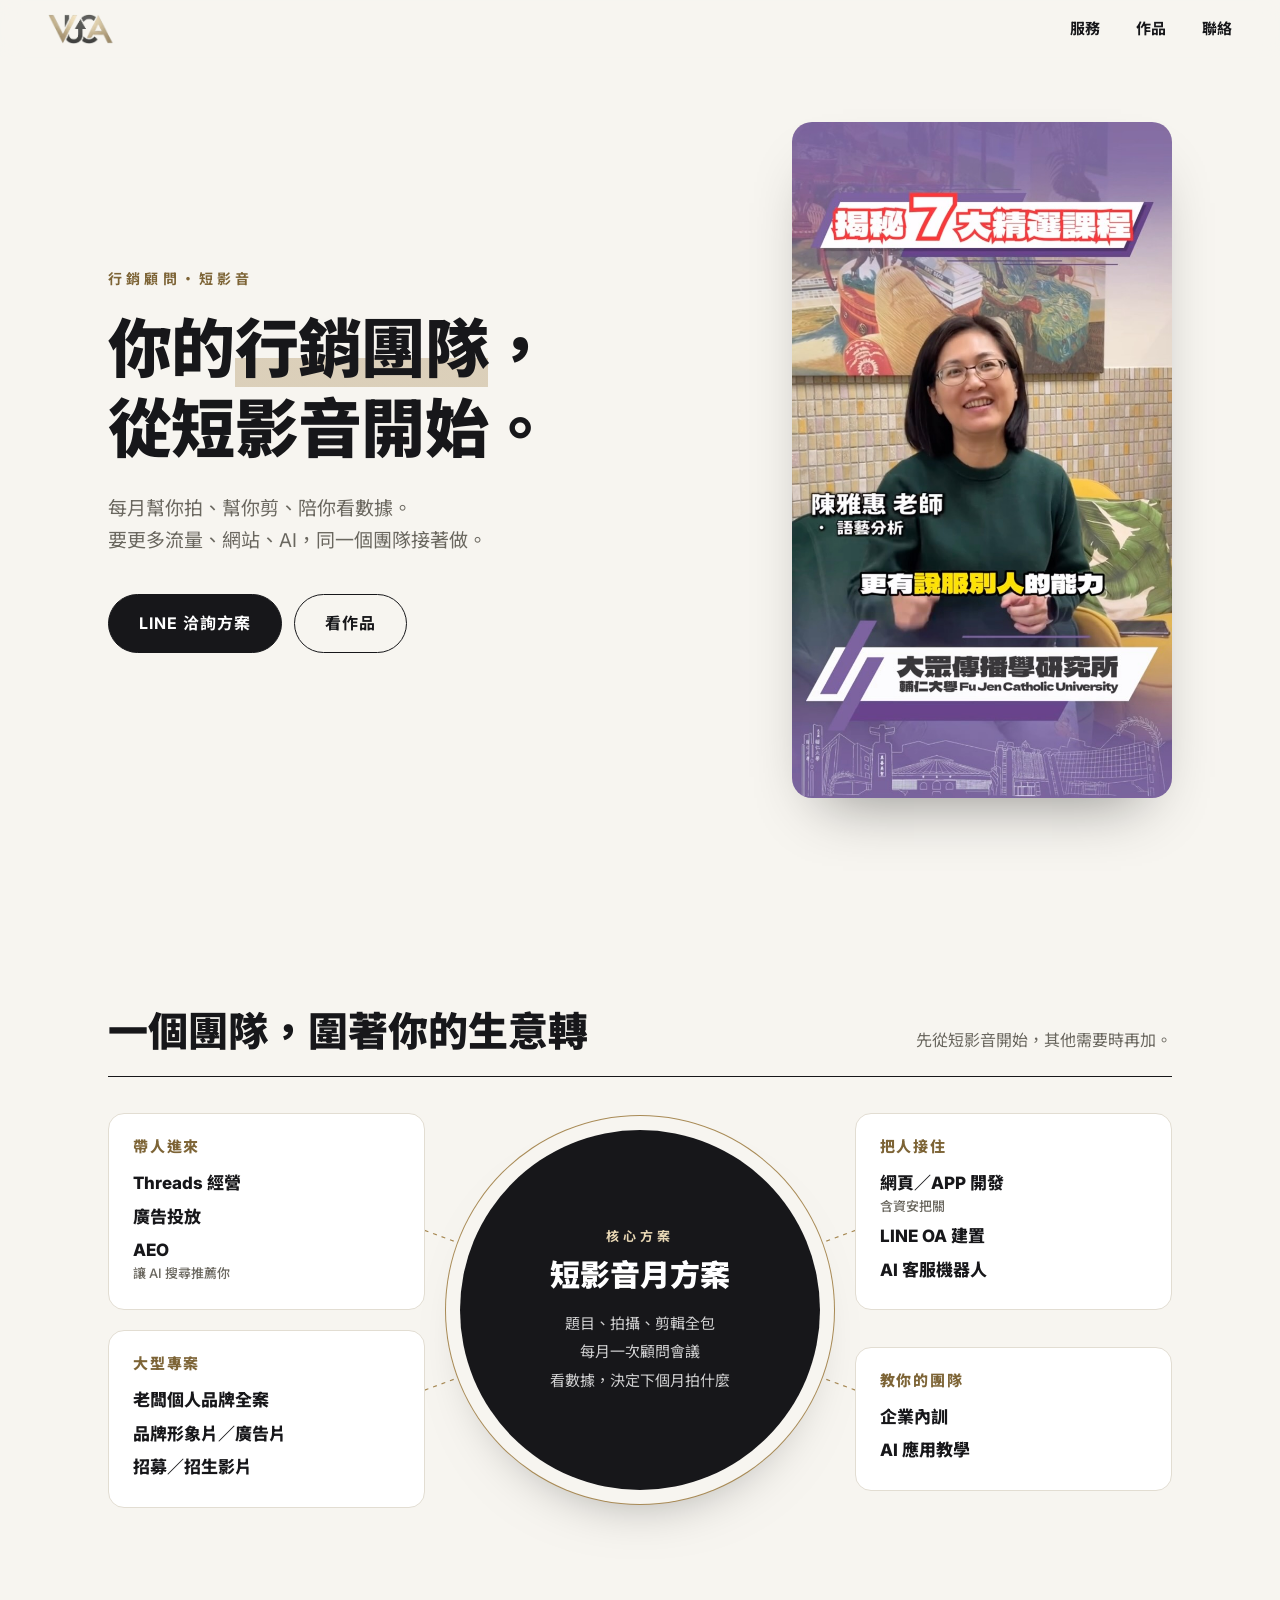
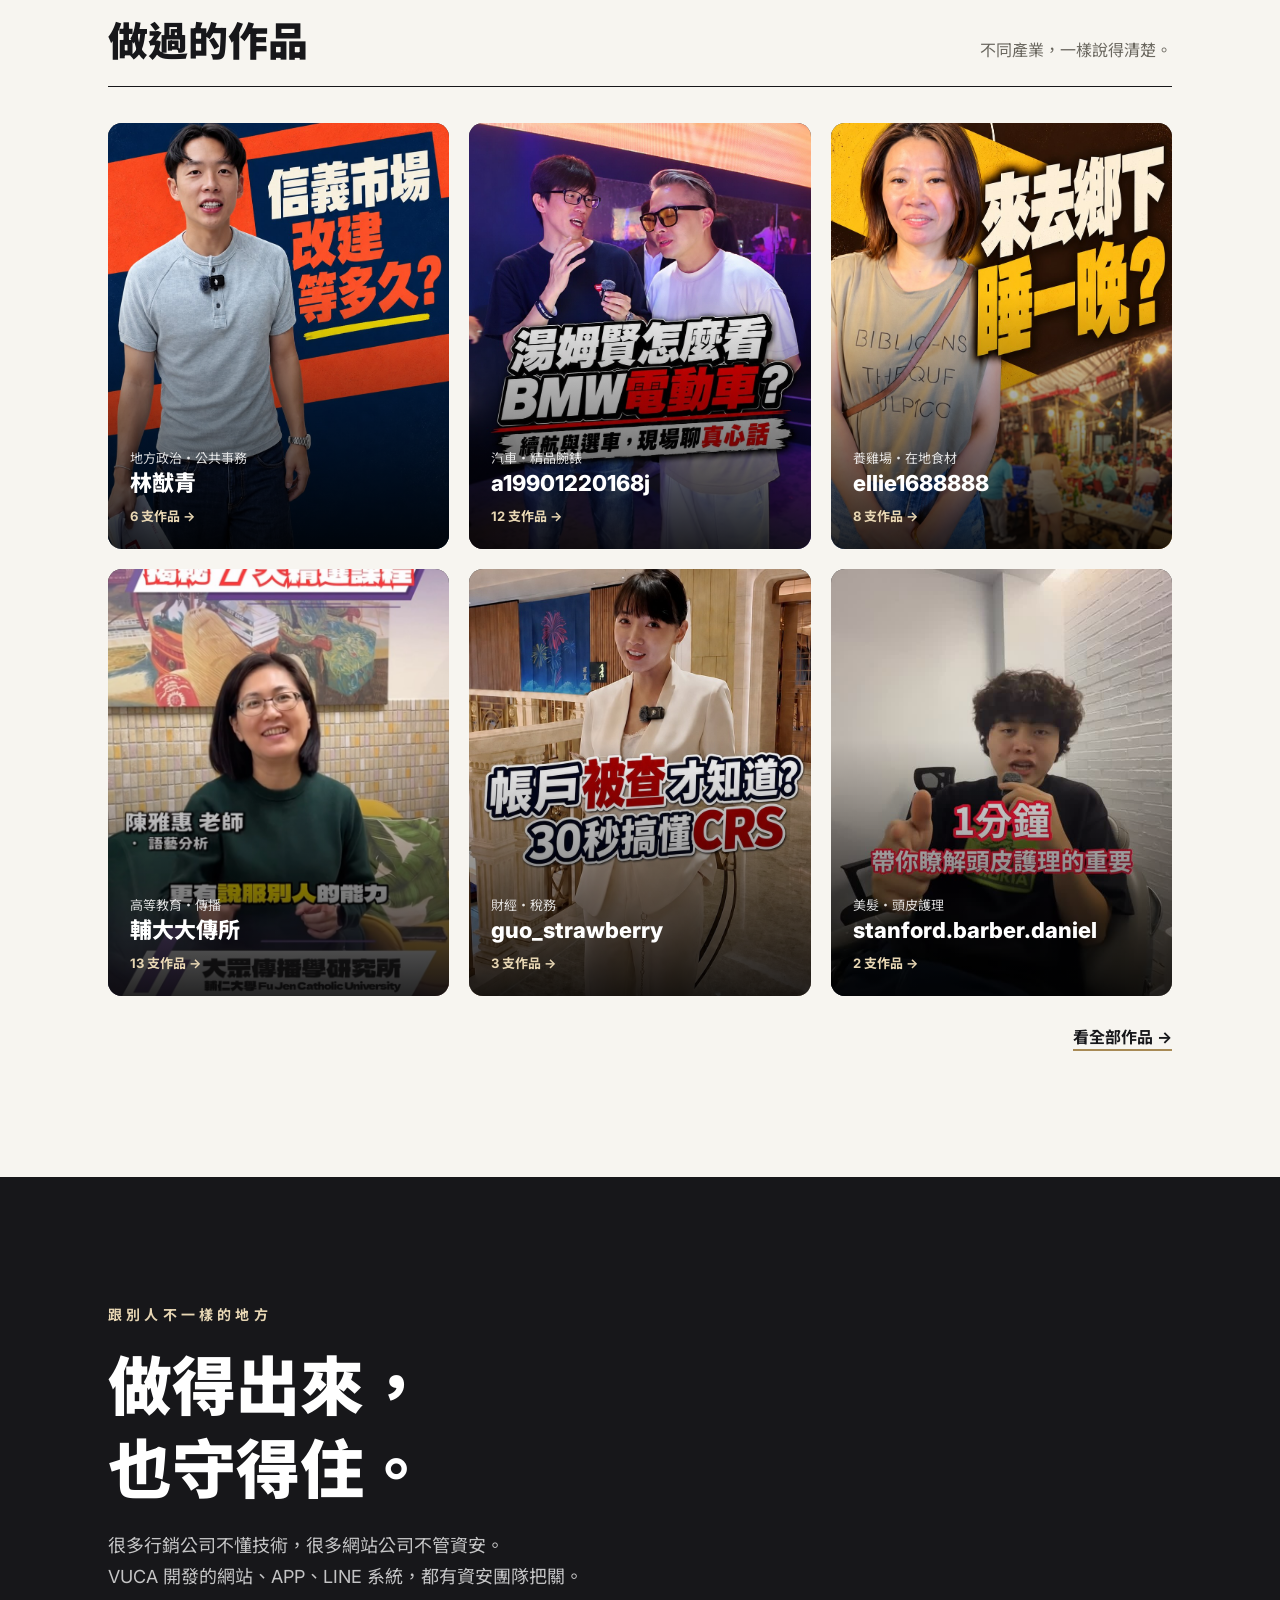
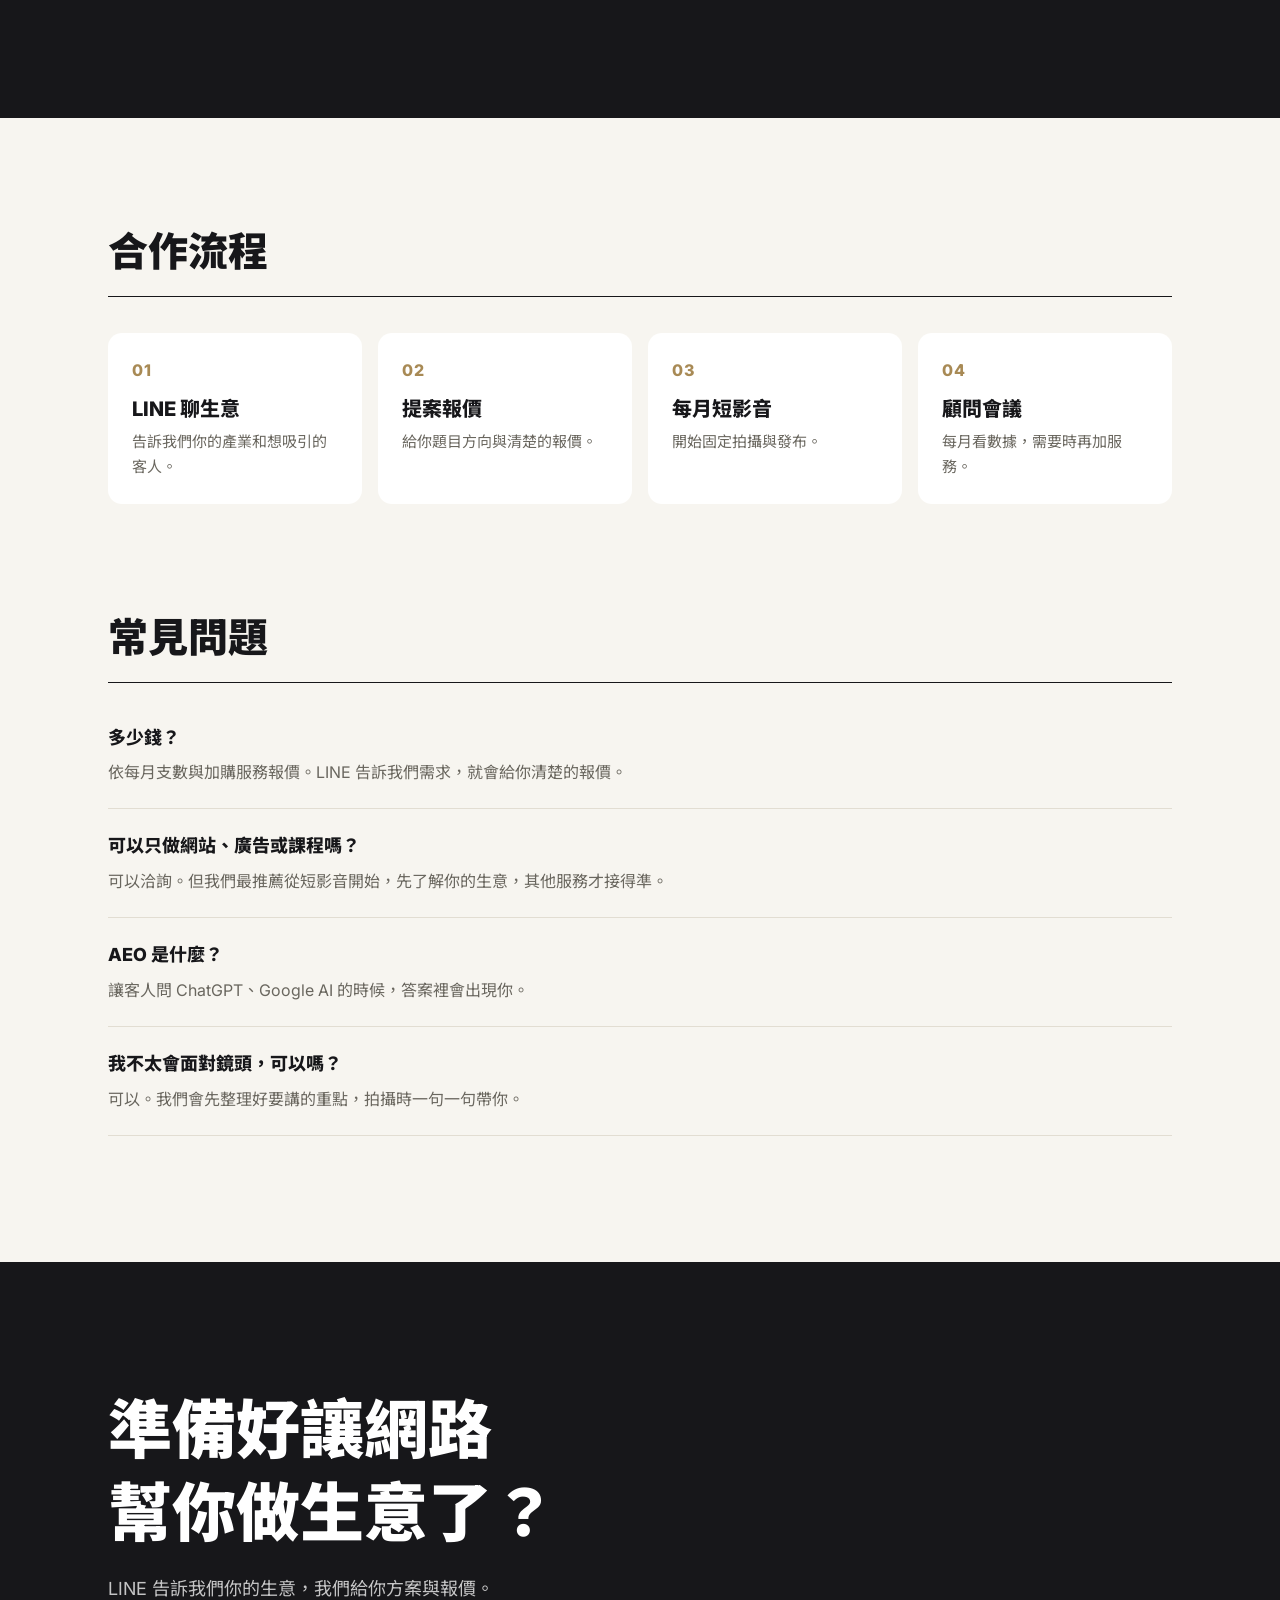
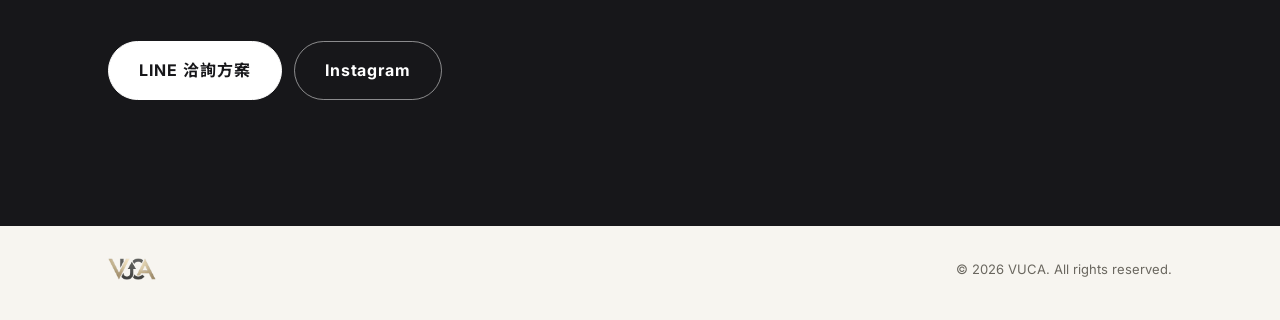
<file: index.html>
<!doctype html>
<html lang="zh-Hant">
<head>
  <meta charset="utf-8">
  <meta name="viewport" content="width=device-width, initial-scale=1">
  <title>VUCA｜你的行銷團隊｜短影音・社群・廣告・網站 APP・AI</title>
  <meta name="description" content="以短影音為核心的行銷團隊：每月拍片、顧問陪你看數據；Threads、廣告、AEO、網站 APP（含資安）、LINE OA、AI 客服同一個團隊接著做。">
  <meta property="og:title" content="VUCA｜你的行銷團隊｜短影音・社群・廣告・網站 APP・AI">
  <meta property="og:description" content="你的行銷團隊，從短影音開始。">
  <meta property="og:image" content="https://vuca.ca/assets/logo.jpg">
  <meta property="og:url" content="https://vuca.ca/">
  <link rel="canonical" href="https://vuca.ca/">
  <link rel="icon" href="assets/logo.png">
  <script>
    // 舊版作品集的分享連結（#/p/…、#/contact）轉到 works.html
    if (/^#\/(p|contact)/.test(location.hash)) location.replace("works.html" + location.hash);
  </script>
  <link rel="preconnect" href="https://fonts.googleapis.com">
  <link rel="preconnect" href="https://fonts.gstatic.com" crossorigin>
  <link href="https://fonts.googleapis.com/css2?family=Inter:wght@500;700;800&family=Noto+Sans+TC:wght@400;500;700;900&display=swap" rel="stylesheet">
  <link rel="stylesheet" href="site.css">
</head>
<body>
  <header class="top">
    <a href="./" aria-label="VUCA 首頁"><img src="assets/logo.png" alt="VUCA" class="logo"></a>
    <nav>
      <a href="#services">服務</a>
      <a href="#works">作品</a>
      <a href="#contact">聯絡</a>
    </nav>
  </header>

  <main>
    <section class="hero wrap">
      <div class="hero__text">
        <p class="eyebrow">行銷顧問・短影音</p>
        <h1>你的<span class="hl">行銷團隊</span>，<br>從<span class="nw">短影音開始。</span></h1>
        <p class="lead">每月幫你拍、幫你剪、陪你看數據。<br>要更多流量、網站、AI，同一個團隊接著做。</p>
        <div class="actions">
          <a class="btn" href="https://lin.ee/UYclGrS" target="_blank" rel="noopener">LINE 洽詢方案</a>
          <a class="btn btn--ghost" href="#works">看作品</a>
        </div>
      </div>
      <div class="hero__video">
        <video src="assets/videos/Ddp19hjJjpz.mp4" poster="assets/works/Ddp19hjJjpz.jpg" autoplay muted loop playsinline preload="metadata"></video>
      </div>
    </section>

    <section id="services" class="wrap">
      <div class="head">
        <h2>一個團隊，圍著你的生意轉</h2>
        <p>先從短影音開始，其他需要時再加。</p>
      </div>
      <div class="map">
        <svg class="map__lines" viewBox="0 0 100 100" preserveAspectRatio="none" aria-hidden="true">
          <line x1="25" y1="25" x2="50" y2="50"/><line x1="75" y1="25" x2="50" y2="50"/>
          <line x1="25" y1="75" x2="50" y2="50"/><line x1="75" y1="75" x2="50" y2="50"/>
        </svg>
        <div class="core">
          <p class="core__tag">核心方案</p>
          <h3>短影音月方案</h3>
          <ul>
            <li>題目、拍攝、剪輯全包</li>
            <li>每月一次顧問會議</li>
            <li>看數據，決定下個月拍什麼</li>
          </ul>
        </div>
        <div class="sat sat--a">
          <h3>帶人進來</h3>
          <ul><li>Threads 經營</li><li>廣告投放</li><li>AEO<small>讓 AI 搜尋推薦你</small></li></ul>
        </div>
        <div class="sat sat--b">
          <h3>把人接住</h3>
          <ul><li>網頁／APP 開發<small>含資安把關</small></li><li>LINE OA 建置</li><li>AI 客服機器人</li></ul>
        </div>
        <div class="sat sat--c">
          <h3>大型專案</h3>
          <ul><li>老闆個人品牌全案</li><li>品牌形象片／廣告片</li><li>招募／招生影片</li></ul>
        </div>
        <div class="sat sat--d">
          <h3>教你的團隊</h3>
          <ul><li>企業內訓</li><li>AI 應用教學</li></ul>
        </div>
      </div>
    </section>

    <section id="works" class="wrap">
      <div class="head">
        <h2>做過的作品</h2>
        <p>不同產業，一樣說得清楚。</p>
      </div>
      <div class="grid" id="grid"></div>
      <p class="more"><a href="works.html">看全部作品 →</a></p>
    </section>

    <section id="secure" class="dark">
      <div class="wrap">
        <p class="eyebrow">跟別人不一樣的地方</p>
        <h2>做得出來，<br>也守得住。</h2>
        <p class="dark__lead">很多行銷公司不懂技術，很多網站公司不管資安。<br>VUCA 開發的網站、APP、LINE 系統，都有資安團隊把關。</p>
      </div>
    </section>

    <section id="process" class="wrap">
      <div class="head">
        <h2>合作流程</h2>
      </div>
      <ol class="steps">
        <li><span class="no">01</span><h3>LINE 聊生意</h3><p>告訴我們你的產業和想吸引的客人。</p></li>
        <li><span class="no">02</span><h3>提案報價</h3><p>給你題目方向與清楚的報價。</p></li>
        <li><span class="no">03</span><h3>每月短影音</h3><p>開始固定拍攝與發布。</p></li>
        <li><span class="no">04</span><h3>顧問會議</h3><p>每月看數據，需要時再加服務。</p></li>
      </ol>
    </section>

    <section id="faq" class="wrap">
      <div class="head">
        <h2>常見問題</h2>
      </div>
      <dl class="faq">
        <div><dt>多少錢？</dt><dd>依每月支數與加購服務報價。LINE 告訴我們需求，就會給你清楚的報價。</dd></div>
        <div><dt>可以只做網站、廣告或課程嗎？</dt><dd>可以洽詢。但我們最推薦從短影音開始，先了解你的生意，其他服務才接得準。</dd></div>
        <div><dt>AEO 是什麼？</dt><dd>讓客人問 ChatGPT、Google AI 的時候，答案裡會出現你。</dd></div>
        <div><dt>我不太會面對鏡頭，可以嗎？</dt><dd>可以。我們會先整理好要講的重點，拍攝時一句一句帶你。</dd></div>
      </dl>
    </section>

    <section id="contact" class="dark contact">
      <div class="wrap">
        <h2>準備好讓網路<br>幫你做生意了？</h2>
        <p class="dark__lead">LINE 告訴我們你的生意，我們給你方案與報價。</p>
        <div class="actions">
          <a class="btn btn--light" href="https://lin.ee/UYclGrS" target="_blank" rel="noopener">LINE 洽詢方案</a>
          <a class="btn btn--ghost-light" href="https://www.instagram.com/jmlxch/" target="_blank" rel="noopener">Instagram</a>
        </div>
      </div>
    </section>
  </main>

  <footer class="wrap foot">
    <img src="assets/logo.png" alt="VUCA" class="logo logo--sm">
    <p>© <span id="year"></span> VUCA. All rights reserved.</p>
  </footer>

  <script src="site.js"></script>
</body>
</html>
</file>
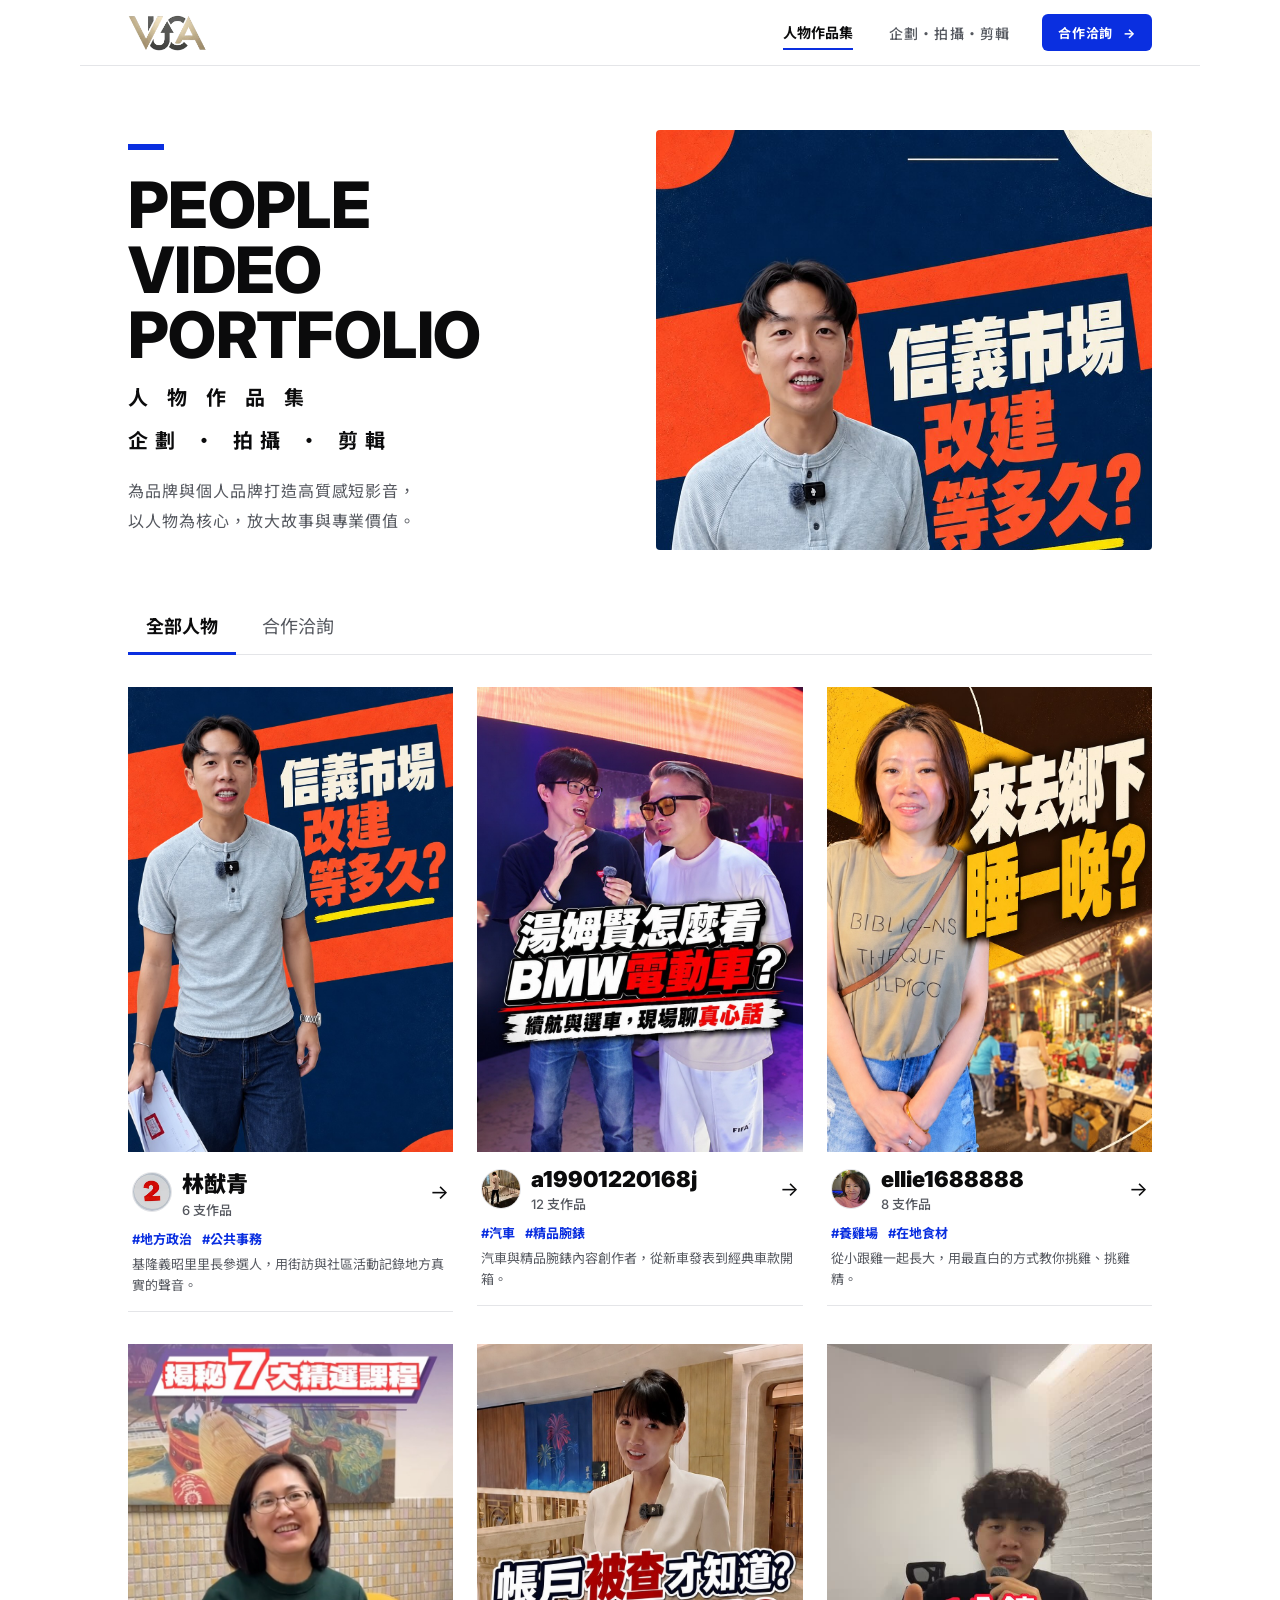
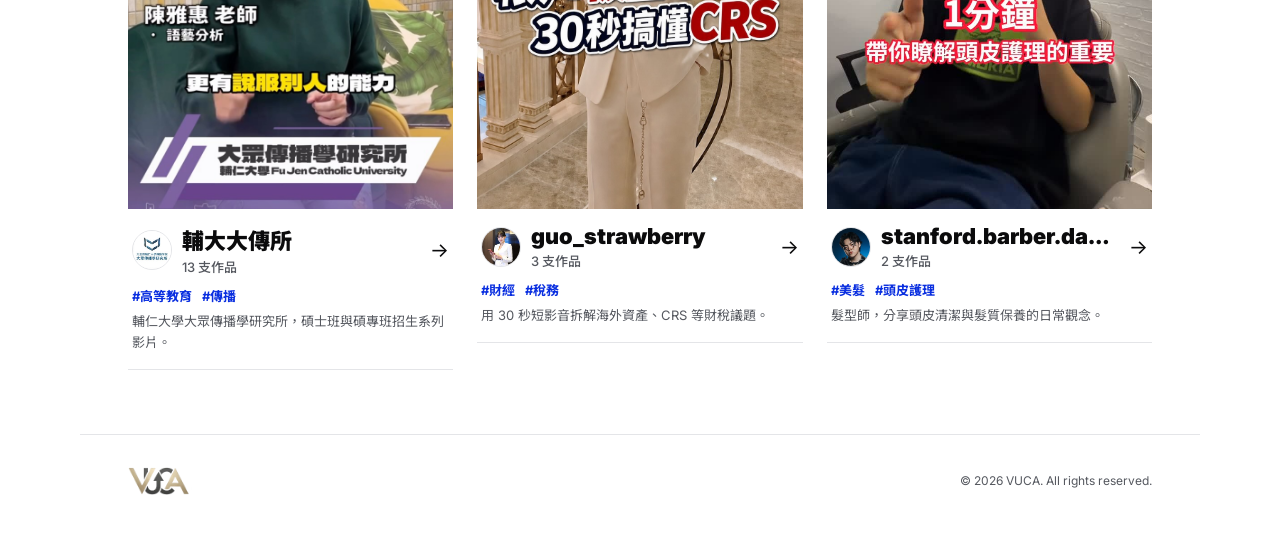
<file: works.html>
<!doctype html>
<html lang="zh-Hant">
<head>
  <meta charset="utf-8">
  <meta name="viewport" content="width=device-width, initial-scale=1">
  <title>VUCA｜影音作品</title>
  <meta name="description" content="VUCA 人物短影音作品集：企劃・拍攝・剪輯。">
  <meta property="og:title" content="VUCA｜影音作品">
  <meta property="og:image" content="https://vuca.ca/assets/logo.jpg">
  <meta property="og:url" content="https://vuca.ca/works.html">
  <link rel="canonical" href="https://vuca.ca/works.html">
  <link rel="icon" href="assets/logo.png">
  <link rel="preconnect" href="https://fonts.googleapis.com">
  <link rel="preconnect" href="https://fonts.gstatic.com" crossorigin>
  <link href="https://fonts.googleapis.com/css2?family=Inter:wght@500;700;800&family=Noto+Sans+TC:wght@400;500;700;900&display=swap" rel="stylesheet">
  <link rel="stylesheet" href="style.css">
</head>
<body>
  <header class="nav">
    <a class="nav__brand" href="./" aria-label="VUCA 首頁"><img src="assets/logo.png" alt="VUCA"></a>
    <nav class="nav__links">
      <a href="#/" data-nav="home">人物作品集</a>
      <span class="nav__meta" id="navServices"></span>
    </nav>
    <a class="btn btn--sm js-cta" href="#/contact">合作洽詢 <span aria-hidden="true">→</span></a>
  </header>

  <main id="app" aria-live="polite"></main>

  <div class="cta-bar"><a class="btn btn--block js-cta" href="#/contact">合作洽詢 <span aria-hidden="true">→</span></a></div>

  <footer class="footer">
    <img src="assets/logo.png" alt="VUCA" class="footer__logo">
    <p>© <span id="year"></span> VUCA. All rights reserved.</p>
  </footer>

  <dialog class="player" id="player">
    <button class="player__close" type="button" aria-label="關閉">×</button>
    <div class="player__frame" id="playerFrame"></div>
  </dialog>

  <script src="app.js"></script>
</body>
</html>
</file>
<file: site.css>
:root {
  --bg: #f7f5f0;
  --ink: #17171a;
  --muted: #6a675f;
  --line: #e2ddd2;
  --gold: #a88a55;
  --gold-ink: #7d6436;
  --dark: #17171a;
  --max: 1160px;
  --pad: clamp(20px, 5vw, 48px);
  font-family: "Inter", "Noto Sans TC", system-ui, -apple-system, "PingFang TC", sans-serif;
  color: var(--ink);
  background: var(--bg);
}

* { box-sizing: border-box; }
html { scroll-behavior: smooth; }
body { margin: 0; background: var(--bg); line-height: 1.7; -webkit-font-smoothing: antialiased; overflow-x: hidden; }
h1, h2, h3, p, dl, dd, ol { margin: 0; }
ol { padding: 0; list-style: none; }
a { color: inherit; text-decoration: none; }
img, video { display: block; max-width: 100%; }
:focus-visible { outline: 2px solid var(--gold); outline-offset: 3px; }

.wrap { max-width: var(--max); margin: 0 auto; padding-left: var(--pad); padding-right: var(--pad); }
section { scroll-margin-top: 72px; }

/* ---------- top bar ---------- */
.top {
  position: sticky; top: 0; z-index: 10;
  display: flex; align-items: center; justify-content: space-between;
  padding: 14px var(--pad);
  background: rgba(247, 245, 240, .9); backdrop-filter: blur(10px);
}
.logo { height: 30px; width: auto; }
.logo--sm { height: 22px; }
.top nav { display: flex; gap: clamp(18px, 4vw, 36px); font-size: 15px; font-weight: 700; }
.top nav a:hover { color: var(--gold-ink); }

/* ---------- buttons ---------- */
.actions { display: flex; flex-wrap: wrap; gap: 12px; margin-top: 36px; }
.btn {
  display: inline-flex; align-items: center; justify-content: center;
  padding: 15px 30px; border-radius: 999px; border: 1.5px solid var(--ink);
  background: var(--ink); color: #fff; font-weight: 700; letter-spacing: .06em;
  transition: background .2s, color .2s;
}
.btn:hover { background: var(--gold-ink); border-color: var(--gold-ink); }
.btn--ghost { background: transparent; color: var(--ink); }
.btn--ghost:hover { background: var(--ink); color: #fff; border-color: var(--ink); }
.btn--light { background: #fff; color: var(--ink); border-color: #fff; }
.btn--light:hover { background: var(--gold); border-color: var(--gold); color: #fff; }
.btn--ghost-light { background: transparent; color: #fff; border-color: rgba(255,255,255,.5); }
.btn--ghost-light:hover { background: #fff; color: var(--ink); border-color: #fff; }

/* ---------- hero ---------- */
.hero {
  display: grid; grid-template-columns: minmax(0, 1.3fr) minmax(0, 1fr);
  gap: clamp(32px, 6vw, 80px); align-items: center;
  min-height: calc(100svh - 60px); padding-top: 4vh; padding-bottom: 8vh;
}
.eyebrow { font-size: 14px; font-weight: 700; letter-spacing: .3em; color: var(--gold-ink); }
h1 { margin-top: 18px; font-size: clamp(34px, 5.6vw, 64px); font-weight: 900; line-height: 1.25; letter-spacing: -.01em; }
.nw { white-space: nowrap; }
.hl { background: linear-gradient(transparent 62%, rgba(168, 138, 85, .35) 62%); }
.lead { margin-top: 24px; font-size: clamp(16px, 2vw, 19px); color: var(--muted); }
.hero__video { justify-self: end; width: 100%; max-width: 380px; }
.hero__video video {
  width: 100%; aspect-ratio: 9 / 16; object-fit: cover;
  border-radius: 20px; background: #ddd; box-shadow: 0 30px 60px -30px rgba(0,0,0,.45);
}

/* ---------- section heads ---------- */
#works, #services, #process, #faq { padding-top: clamp(72px, 12vh, 140px); }
.head { display: flex; align-items: baseline; justify-content: space-between; gap: 16px; flex-wrap: wrap; margin-bottom: 36px; padding-bottom: 18px; border-bottom: 1px solid var(--ink); }
h2 { font-size: clamp(26px, 3.8vw, 40px); font-weight: 900; line-height: 1.3; }
.head p { color: var(--muted); }
h3 { font-size: 20px; font-weight: 800; line-height: 1.4; }
.no { font-family: "Inter", sans-serif; font-weight: 800; color: var(--gold); letter-spacing: .05em; }

/* ---------- works grid ---------- */
.grid { display: grid; grid-template-columns: repeat(3, minmax(0, 1fr)); gap: clamp(10px, 1.6vw, 20px); }
.tile { position: relative; display: block; aspect-ratio: 4 / 5; overflow: hidden; border-radius: 14px; background: #2a2a2e; color: #fff; }
.tile img, .tile video { position: absolute; inset: 0; width: 100%; height: 100%; object-fit: cover; transition: transform .6s ease; }
.tile video { opacity: 0; transition: opacity .3s; }
.tile.is-playing video { opacity: 1; }
.tile:hover img { transform: scale(1.04); }
.tile::after { content: ""; position: absolute; inset: 0; background: linear-gradient(transparent 40%, rgba(0,0,0,.85)); }
.tile__info { position: absolute; z-index: 1; left: 0; right: 0; bottom: 0; padding: clamp(14px, 2vw, 22px); }
.tile__tags { font-size: 13px; opacity: .85; }
.tile__name { font-size: clamp(17px, 2vw, 22px); font-weight: 800; line-height: 1.35; overflow-wrap: anywhere; }
.tile__count { margin-top: 6px; font-size: 13px; color: #e8d7b4; font-weight: 700; }
.more { margin-top: 28px; text-align: right; font-weight: 700; }
.more a { border-bottom: 2px solid var(--gold); padding-bottom: 2px; }

/* ---------- service map ---------- */
.map {
  position: relative; display: grid; gap: 20px 32px;
  grid-template-columns: 1fr minmax(0, 1.15fr) 1fr;
  grid-template-areas: "a core b" "c core d"; align-items: center;
}
.map__lines { position: absolute; inset: 0; width: 100%; height: 100%; z-index: 0; }
.map__lines line { stroke: var(--gold); stroke-width: 1.2; stroke-dasharray: 4 5; vector-effect: non-scaling-stroke; }
.core, .sat { position: relative; z-index: 1; }
.core {
  grid-area: core; align-self: center; justify-self: center;
  width: min(100%, 360px); aspect-ratio: 1; border-radius: 50%;
  display: flex; flex-direction: column; align-items: center; justify-content: center; text-align: center;
  padding: 36px; background: var(--dark); color: #fff;
  box-shadow: 0 0 0 14px var(--bg), 0 0 0 15px var(--gold), 0 30px 60px -30px rgba(0,0,0,.5);
}
.core__tag { font-size: 13px; font-weight: 700; letter-spacing: .3em; color: #e8d7b4; }
.core h3 { margin-top: 6px; font-size: clamp(24px, 2.6vw, 30px); font-weight: 900; }
.core ul { margin: 14px 0 0; padding: 0; list-style: none; font-size: 15px; color: rgba(255,255,255,.8); line-height: 1.9; }
.sat { padding: 22px 24px; background: #fff; border: 1px solid var(--line); border-radius: 16px; }
.sat--a { grid-area: a; } .sat--b { grid-area: b; } .sat--c { grid-area: c; } .sat--d { grid-area: d; }
.sat h3 { font-size: 15px; letter-spacing: .12em; color: var(--gold-ink); }
.sat ul { margin: 10px 0 0; padding: 0; list-style: none; }
.sat li { font-weight: 800; font-size: 17px; line-height: 1.5; padding: 4px 0; }
.sat small { display: block; font-size: 13px; font-weight: 500; color: var(--muted); }

/* ---------- dark blocks ---------- */
.dark { background: var(--dark); color: #fff; padding: clamp(72px, 14vh, 140px) 0; }
#secure { margin-top: clamp(80px, 14vh, 160px); }
.dark .eyebrow { color: #e8d7b4; margin-bottom: 18px; }
.dark h2 { font-size: clamp(34px, 6vw, 64px); }
.dark__lead { margin-top: 20px; color: rgba(255,255,255,.75); font-size: clamp(16px, 2vw, 18px); }

/* ---------- process ---------- */
.steps { display: grid; grid-template-columns: repeat(4, minmax(0, 1fr)); gap: 16px; }
.steps li { padding: 24px; background: #fff; border-radius: 14px; }
.steps .no { display: block; margin-bottom: 10px; }
.steps p { margin-top: 6px; color: var(--muted); font-size: 15px; }

/* ---------- faq ---------- */
.faq > div { padding: 22px 0; border-bottom: 1px solid var(--line); }
.faq > div:first-child { padding-top: 4px; }
.faq dt { font-weight: 800; font-size: 18px; }
.faq dd { margin-top: 6px; color: var(--muted); }

/* ---------- contact ---------- */
.contact { margin-top: clamp(80px, 14vh, 160px); }

/* ---------- footer ---------- */
.foot { display: flex; align-items: center; justify-content: space-between; gap: 16px; padding-top: 32px; padding-bottom: 40px; }
.foot p { font-size: 13px; color: var(--muted); }

@media (max-width: 860px) {
  .hero { grid-template-columns: 1fr; min-height: 0; padding-top: 6vh; }
  .hero__video { justify-self: center; max-width: 300px; }
  .grid { grid-template-columns: repeat(2, minmax(0, 1fr)); }
  .steps { grid-template-columns: repeat(2, minmax(0, 1fr)); }
  .map { grid-template-columns: repeat(2, minmax(0, 1fr)); grid-template-areas: "core core" "a b" "c d"; gap: 12px; align-items: stretch; }
  .map__lines { display: none; }
  .core { width: 100%; aspect-ratio: auto; border-radius: 20px; padding: 28px 24px; margin-bottom: 8px; box-shadow: none; }
}

@media (max-width: 480px) {
  :root { --pad: 16px; }
  .top nav { font-size: 14px; }
  .logo { height: 26px; }
  .actions .btn { flex: 1 1 auto; }
  .hero__video { max-width: 240px; }
  .sat { padding: 16px; }
  .sat h3 { font-size: 13px; letter-spacing: .06em; }
  .sat li { font-size: 15px; }
  .steps li { padding: 18px; }
  .tile__tags { font-size: 12px; }
}

@media (prefers-reduced-motion: reduce) {
  html { scroll-behavior: auto; }
  .tile img, .tile video { transition: none; }
}
</file>
<file: style.css>
:root {
  --ink: #0b0b0c;
  --muted: #55585f;
  --line: #e4e5e8;
  --tile: #f1f2f4;
  --blue: #0a2fe0;
  --blue-dark: #0723b0;
  --max: 1120px;
  --pad: clamp(20px, 5vw, 48px);
  font-family: "Inter", "Noto Sans TC", system-ui, -apple-system, "PingFang TC", sans-serif;
  color: var(--ink);
  background: #fff;
}

* { box-sizing: border-box; }
body { margin: 0; -webkit-font-smoothing: antialiased; }
img { display: block; max-width: 100%; }
a { color: inherit; text-decoration: none; }
h1, h2, h3, p { margin: 0; }

/* ---------- nav ---------- */
.nav {
  position: sticky; top: 0; z-index: 20;
  display: flex; align-items: center; gap: 32px;
  max-width: var(--max); margin: 0 auto;
  padding: 14px var(--pad);
  background: rgba(255, 255, 255, .94);
  backdrop-filter: blur(8px);
  border-bottom: 1px solid var(--line);
}
.nav__brand img { height: 36px; width: auto; }
.nav__links { display: flex; align-items: center; gap: 36px; margin-left: auto; font-size: 14px; font-weight: 700; }
.nav__links a { padding: 6px 0; border-bottom: 2px solid transparent; }
.nav__links a.is-active { border-color: var(--blue); }
.nav__meta { color: var(--muted); font-weight: 500; letter-spacing: .08em; }

/* ---------- buttons ---------- */
.btn {
  display: inline-flex; align-items: center; justify-content: center; gap: 10px;
  background: var(--blue); color: #fff; font-weight: 700;
  padding: 16px 28px; border-radius: 8px; font-size: 18px; letter-spacing: .06em;
  transition: background .2s;
}
.btn:hover { background: var(--blue-dark); }
.btn--sm { padding: 9px 16px; font-size: 13px; border-radius: 6px; }
.btn--block { width: 100%; }

/* ---------- layout ---------- */
.wrap { max-width: var(--max); margin: 0 auto; padding: 0 var(--pad); }

.hero { display: grid; grid-template-columns: minmax(0, 1fr); gap: 32px; padding: 56px 0 40px; }
.hero__bar { width: 36px; height: 6px; background: var(--blue); margin-bottom: 22px; }
.hero__en { font-family: "Inter", sans-serif; font-weight: 800; font-size: clamp(36px, 6vw, 64px); line-height: 1.02; letter-spacing: -.01em; }
.hero__zh { font-weight: 900; font-size: clamp(48px, 9vw, 72px); line-height: 1.1; }
.hero__services { margin-top: 14px; font-size: 20px; font-weight: 700; letter-spacing: .35em; }
.hero__intro { margin-top: 22px; color: var(--muted); font-size: clamp(14px, 4vw, 16px); line-height: 1.9; letter-spacing: clamp(0px, .4vw, .06em); }
.hero__intro span { display: inline-block; }
.hero__media { border-radius: 4px; overflow: hidden; background: linear-gradient(120deg, #fff 0%, var(--tile) 60%, #e8e9ec 100%); min-height: 260px; display: grid; place-items: center; }
.hero__media img { width: 100%; height: 100%; object-fit: cover; object-position: center 20%; }
.hero__media img.hero__logo { width: 70%; height: auto; object-fit: contain; }

.tabs { display: flex; gap: 8px; border-bottom: 1px solid var(--line); margin-bottom: 32px; }
.tabs a { padding: 14px 18px; font-size: 18px; color: var(--muted); border-bottom: 3px solid transparent; margin-bottom: -1px; }
.tabs a.is-active { color: var(--ink); font-weight: 700; border-color: var(--blue); }

/* ---------- people grid ---------- */
.people { display: grid; grid-template-columns: repeat(2, minmax(0, 1fr)); gap: 16px 14px; padding-bottom: 64px; }
.card__img { aspect-ratio: 7 / 10; background: var(--tile); overflow: hidden; }
.card__img img { width: 100%; height: 100%; object-fit: cover; transition: transform .5s; }
.card:hover .card__img img { transform: scale(1.03); }
.card__body { padding: 14px 4px 16px; border-bottom: 1px solid var(--line); }
.card__row { display: flex; align-items: center; gap: 10px; }
.card__meta { min-width: 0; flex: 1; }
.card__tags, .profile__tags { display: flex; flex-wrap: wrap; gap: 2px 10px; margin-top: 10px; color: var(--blue); font-size: 13px; font-weight: 700; }
.card__bio { margin-top: 6px; color: var(--muted); font-size: 13px; line-height: 1.6; display: -webkit-box; -webkit-line-clamp: 2; -webkit-box-orient: vertical; overflow: hidden; }
.avatar { flex: none; width: 40px; height: 40px; border-radius: 50%; object-fit: cover; border: 1px solid var(--line); background: var(--tile); }
.avatar--lg { width: 56px; height: 56px; }
.card__name { font-size: clamp(16px, 4.4vw, 22px); font-weight: 900; white-space: nowrap; overflow: hidden; text-overflow: ellipsis; }
.card__count { display: block; margin-top: 2px; color: var(--muted); font-size: 13px; font-weight: 500; }
.arrow { font-size: 20px; transition: transform .2s; }
.card:hover .arrow { transform: translateX(4px); }

.mono { width: 100%; height: 100%; display: grid; place-items: center; font-weight: 900; font-size: clamp(40px, 8vw, 72px); color: #c3c6cc; background: var(--tile); }

/* ---------- person page ---------- */
.back { display: inline-flex; gap: 12px; align-items: center; padding: 28px 0 20px; font-size: 16px; }
.profile { display: grid; grid-template-columns: minmax(96px, 36%) minmax(0, 1fr); gap: 16px; align-items: start; }
.profile__img { aspect-ratio: 1; background: var(--tile); overflow: hidden; }
.profile__img img { width: 100%; height: 100%; object-fit: cover; }
.profile__head { display: flex; align-items: center; gap: 14px; }
.profile__name { font-size: clamp(24px, 6vw, 48px); font-weight: 900; line-height: 1.15; overflow-wrap: anywhere; }
.profile__ig { display: inline-block; margin-top: 8px; color: var(--blue); font-weight: 700; font-size: 14px; }
.profile__bio { margin-top: 10px; color: var(--muted); line-height: 1.7; font-size: 14px; }
.tags { display: flex; flex-wrap: wrap; gap: 8px; margin-top: 14px; }
.tag { background: var(--tile); border-radius: 999px; padding: 6px 12px; font-size: 12px; font-weight: 700; }

.stats { display: grid; grid-template-columns: auto repeat(3, 1fr); align-items: center; margin: 28px 0 0; padding: 16px 0; border-bottom: 1px solid var(--line); }
.stats__label { font-weight: 900; font-size: 18px; padding-right: 16px; }
.stat { text-align: center; border-left: 1px solid var(--line); padding: 4px 6px; }
.stat__k { font-size: 12px; color: var(--muted); }
.stat__v { font-weight: 800; font-size: 18px; margin-top: 4px; }

.works { margin-top: 32px; display: grid; grid-template-columns: repeat(2, minmax(0, 1fr)); gap: 20px 12px; padding-bottom: 64px; }
.work { text-align: left; background: none; border: 0; padding: 0; cursor: pointer; font: inherit; color: inherit; }
.work[disabled] { cursor: default; }
.work__thumb { position: relative; aspect-ratio: 4 / 5; background: var(--tile); overflow: hidden; border-radius: 2px; }
.work__thumb img { width: 100%; height: 100%; object-fit: cover; }
.work__preview { position: absolute; inset: 0; width: 100%; height: 100%; object-fit: cover; }
.play { position: absolute; inset: 0; margin: auto; width: 46px; height: 46px; border-radius: 50%; background: rgba(0, 0, 0, .45); border: 2px solid #fff; display: grid; place-items: center; }
.play::after { content: ""; border-left: 14px solid #fff; border-top: 9px solid transparent; border-bottom: 9px solid transparent; margin-left: 4px; }
.work__title { margin-top: 10px; font-weight: 700; font-size: 14px; line-height: 1.5; }
.work__soon { position: absolute; left: 10px; bottom: 10px; font-size: 11px; color: var(--muted); }

.empty { padding: 48px 0; color: var(--muted); }

/* ---------- contact ---------- */
.contact { padding: 56px 0 80px; }
.contact__list { margin-top: 32px; display: grid; gap: 12px; max-width: 520px; }
.contact__item { display: flex; justify-content: space-between; align-items: center; padding: 20px 4px; border-bottom: 1px solid var(--line); font-size: 18px; font-weight: 700; }
.contact__item span { color: var(--muted); font-weight: 500; font-size: 14px; }

/* ---------- player ---------- */
.player { border: 0; padding: 0; background: transparent; width: min(480px, 92vw, calc(86vh * 9 / 16)); max-height: 92vh; overflow: visible; }
.player::backdrop { background: rgba(0, 0, 0, .78); }
.player__frame iframe { width: 100%; height: min(760px, 86vh); border: 0; background: #fff; border-radius: 6px; }
.player__frame video { display: block; width: 100%; max-height: 86vh; aspect-ratio: 9 / 16; object-fit: contain; background: #000; border-radius: 6px; }
.player__close { position: absolute; top: -44px; right: 0; background: none; border: 0; color: #fff; font-size: 36px; cursor: pointer; line-height: 1; }

/* ---------- mobile CTA + footer ---------- */
.cta-bar { position: sticky; bottom: 0; padding: 12px var(--pad) 16px; background: linear-gradient(to top, #fff 70%, rgba(255, 255, 255, 0)); }
.footer { max-width: var(--max); margin: 0 auto; padding: 32px var(--pad) 48px; display: flex; align-items: center; justify-content: space-between; color: var(--muted); font-size: 12px; border-top: 1px solid var(--line); }
.footer__logo { height: 28px; width: auto; }

@media (max-width: 760px) {
  .avatar { width: 32px; height: 32px; }
  .avatar--lg { width: 44px; height: 44px; }
  .card__tags { font-size: 12px; gap: 0 8px; }
  .card__bio { font-size: 12px; }
  .nav { gap: 12px; }
  .nav__links, .nav .btn--sm { display: none; }
  .hero__media { display: none; }
}

@media (min-width: 761px) {
  .cta-bar { display: none; }
  .hero { grid-template-columns: repeat(2, minmax(0, 1fr)); align-items: center; padding: 64px 0 48px; }
  .hero__media { height: 420px; }
  .people { grid-template-columns: repeat(3, minmax(0, 1fr)); gap: 32px 24px; }
  .profile { grid-template-columns: 240px minmax(0, 1fr); gap: 32px; }
  .profile__bio { font-size: 16px; }
  .works { grid-template-columns: repeat(3, minmax(0, 1fr)); gap: 32px 24px; }
}
</file>
